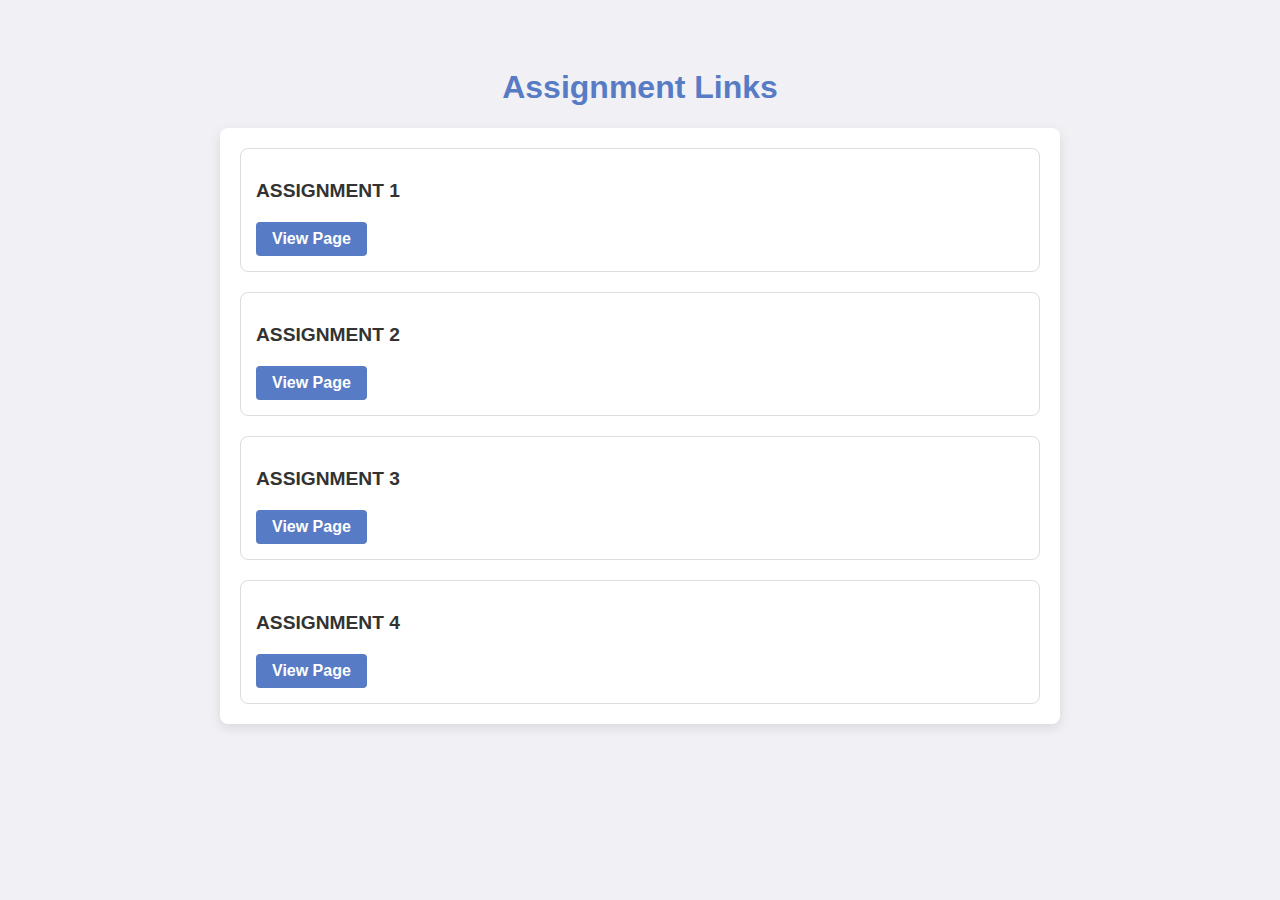
<file: index.html>
<!DOCTYPE html>
<html lang="en">
<head>
    <meta charset="UTF-8">
    <meta name="viewport" content="width=device-width, initial-scale=1.0">
    <title>Homepage - Project Links</title>
    <style>
        body {
            font-family: Arial, sans-serif;
            background-color: #f0f0f5;
            color: #333;
            display: flex;
            flex-direction: column;
            align-items: center;
            padding: 40px;
        }
        
        h1 {
            color: #577bc4;
        }
        
        .container {
            max-width: 800px;
            width: 100%;
            display: flex;
            flex-direction: column;
            gap: 20px;
            padding: 20px;
            background-color: #ffffff;
            border-radius: 8px;
            box-shadow: 0px 4px 12px rgba(0, 0, 0, 0.1);
        }
        
        .link-card {
            padding: 15px;
            border: 1px solid #ddd;
            border-radius: 8px;
            transition: box-shadow 0.2s ease;
        }
        
        .link-card:hover {
            box-shadow: 0px 4px 8px rgba(0, 0, 0, 0.15);
        }
        
        .link-card h2 {
            margin-bottom: 10px;
            font-size: 1.2em;
            color: #333;
        }
        
        .link-card a {
            display: inline-block;
            margin-top: 10px;
            padding: 8px 16px;
            background-color: #577bc4;
            color: #fff;
            text-decoration: none;
            border-radius: 4px;
            font-weight: bold;
        }
        
        .link-card a:hover {
            background-color: #17a589;
        }
    </style>
</head>
<body>

    <h1>Assignment Links</h1>

    <div class="container">
        <div class="link-card">
            <h2>ASSIGNMENT 1</h2>
            <a href="assignment1.html">View Page</a>
        </div>

        <div class="link-card">
            <h2>ASSIGNMENT 2</h2>
            <a href="assignment2.html">View Page</a>
        </div>

        <div class="link-card">
            <h2>ASSIGNMENT 3</h2>
            <a href="assignment3.html">View Page</a>
        </div>
        <div class="link-card">
            <h2>ASSIGNMENT 4</h2>
            <a href="assignment4.html">View Page</a>

        </div>
        
    </div>

</body>
</html>
</file>
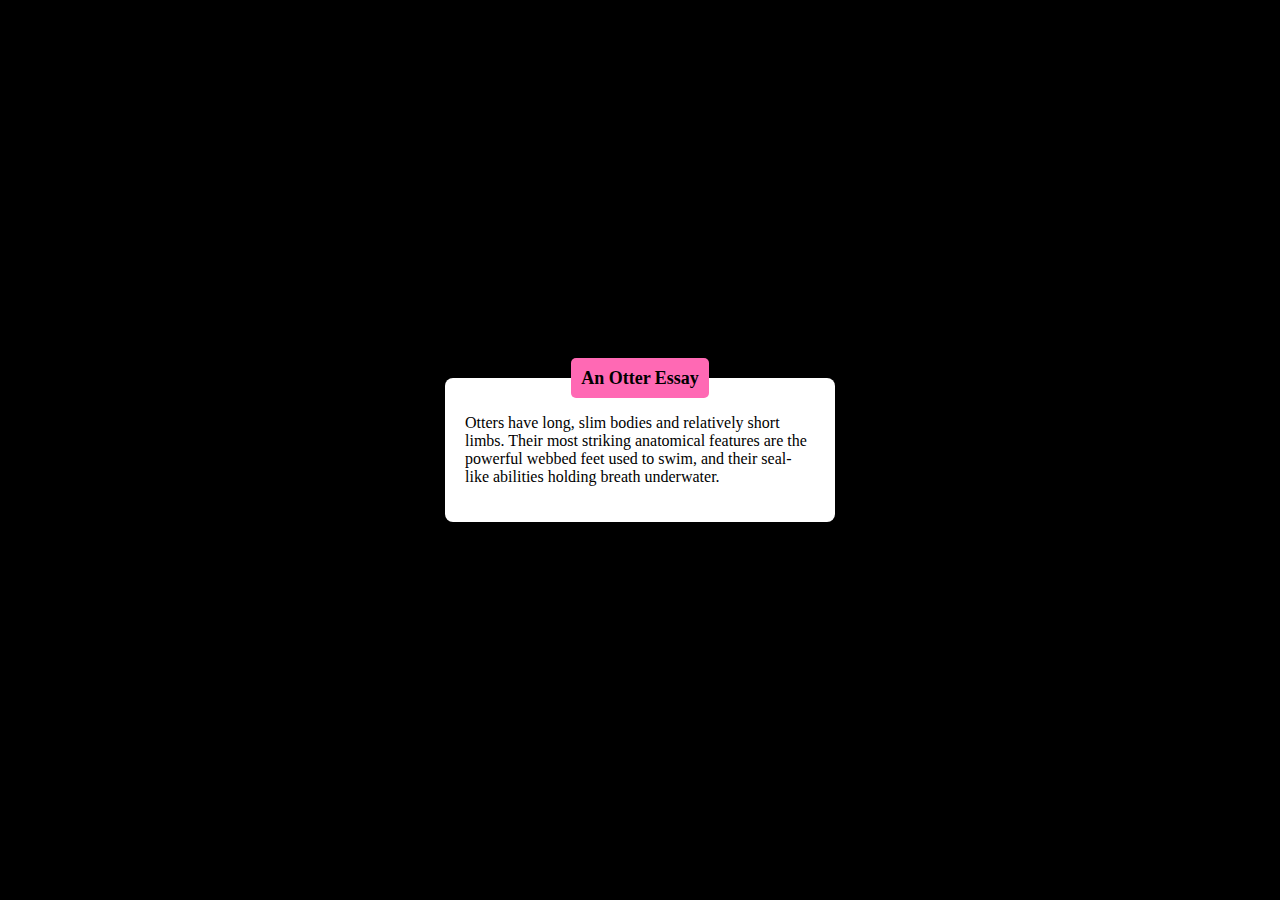
<file: assignment1.html>
<!DOCTYPE html>
<html lang="en">
<head>
    <meta charset="UTF-8">
    <meta name="viewport" content="width=device-width, initial-scale=1.0"> 
    <title>my assignment 1</title>
    <link rel="stylesheet" href="styles.css">
</head>
<body>
    <div class="container">
        <p>Otters have long, slim bodies and relatively short limbs. Their most striking anatomical features are the powerful webbed feet used to swim, and their seal-like abilities holding breath underwater.</p>
        <div class="card">
            <p>An Otter Essay</p>
        </div>
    </div>
</body>
</html>
</file>
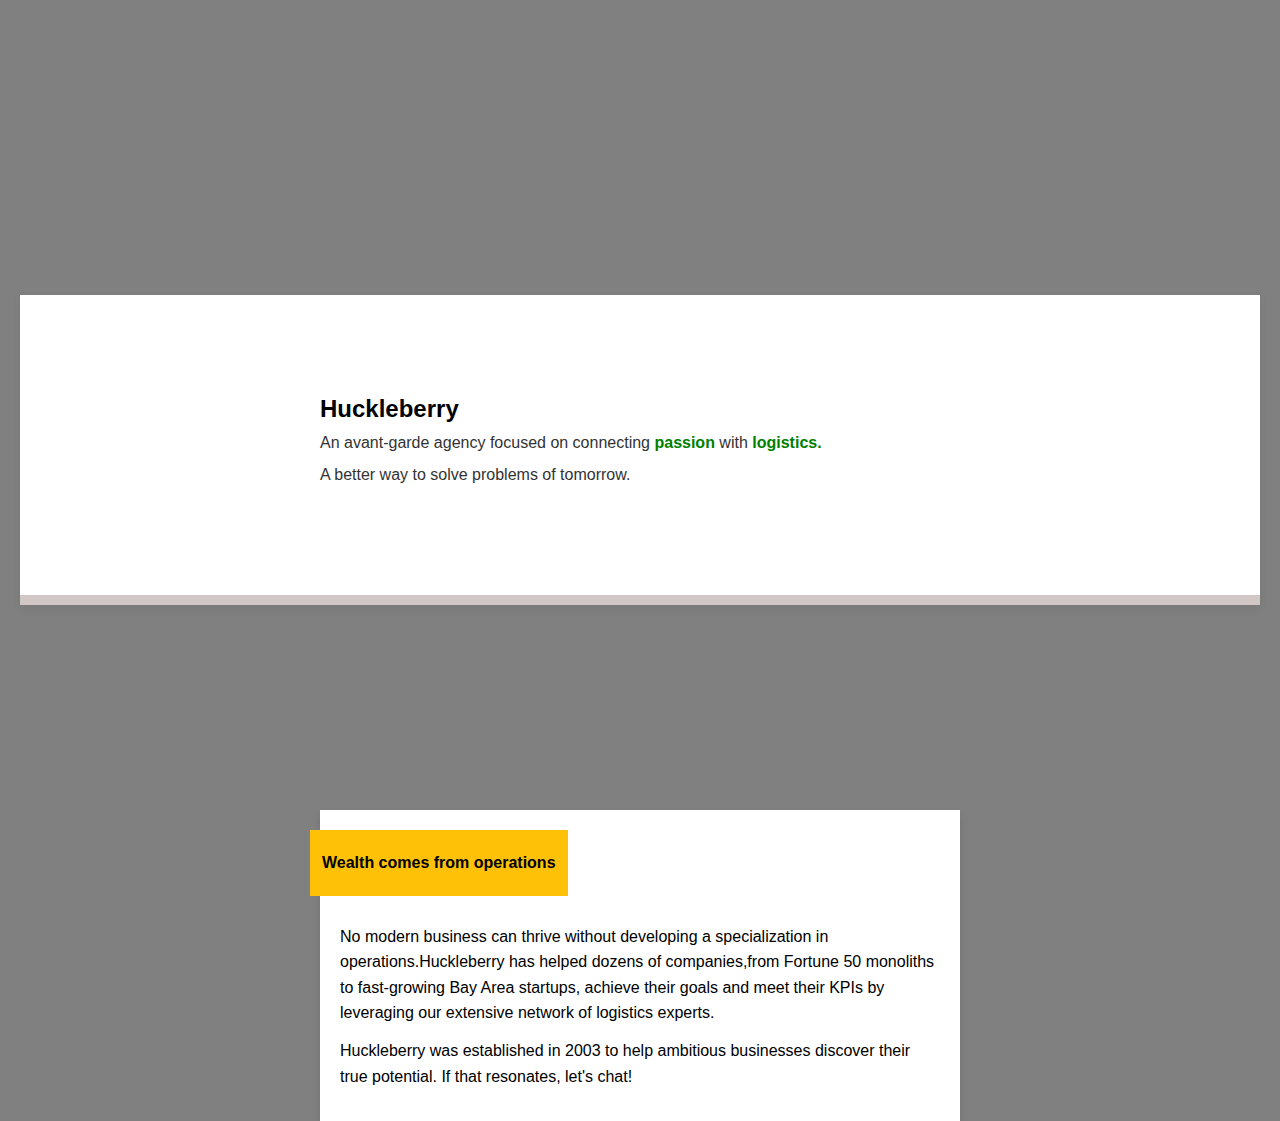
<file: assignment2.html>
<!DOCTYPE html>
<html lang="en">
<head>
    <meta charset="UTF-8">
    <meta name="viewport" content="width=device-width, initial-scale=1.0">
    <title>playground</title>
    <link rel="stylesheet" href="style.css">

</head>
<body>
<div class="card">
    <div class="card-header">
        <h1>Huckleberry</h1>
        <p>An avant-garde agency focused on connecting <b style="color: green;">passion</b> with <b style="color: green;">logistics.</b></p>
        <p>A better way to solve problems of tomorrow.</p>
    </div>
    
  <div class="card-divider"></div>
    <div class="card-content">
        <div class="card-highlight">
            <p>Wealth comes from operations</p>
        </div>
        <p>No modern business can thrive without developing a specialization in operations.Huckleberry has helped dozens of companies,from Fortune 50 monoliths to fast-growing Bay Area startups, achieve their goals and meet their KPIs by leveraging our extensive network of logistics experts.</p>
        <p>Huckleberry was established in 2003 to help ambitious businesses discover their true potential. If that resonates, let's chat!</p>
    </div>
</div> 
</body>
</html>
</file>
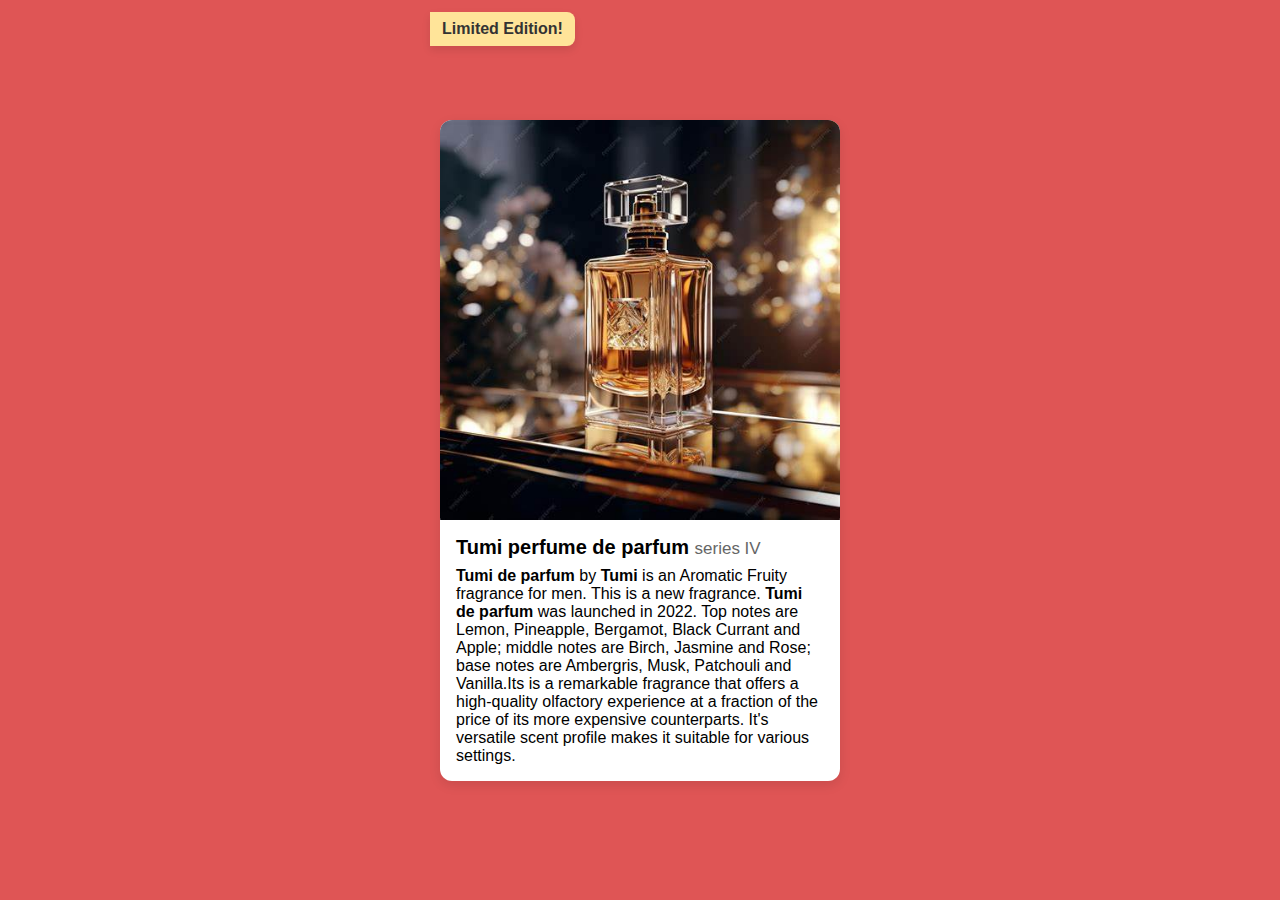
<file: assignment3.html>
<!DOCTYPE html>
<html lang="en">
<head>
    <meta charset="UTF-8">
    <meta name="viewport" content="width=device-width, initial-scale=1.0">
    <title>Product page</title>
    <link rel="stylesheet" href="styleme.css"
</head>
<body>
    <div class="card">
        <div class="highlight-banner">Limited Edition!</div>
        <img src="asset/tumi-perfume.jpeg.jpeg" alt="Tumi-perfume" class="card-image">
        <div class="card-content">
          <h2>Tumi perfume de parfum <span class="series">series IV</span></h2>
          <p><b>Tumi de parfum</b> by <b>Tumi</b> is an Aromatic Fruity fragrance for men. This is a new fragrance. <b>Tumi de parfum</b> was launched in 2022. Top notes are Lemon, Pineapple, Bergamot, Black Currant and Apple; middle notes are Birch, Jasmine and Rose; base notes are Ambergris, Musk, Patchouli and Vanilla.Its is a remarkable fragrance that offers a high-quality olfactory experience at a fraction of the price of its more expensive counterparts. It's versatile scent profile makes it suitable for various settings.</p>
        </div>
      </div>
    
</body>
</html>
</file>
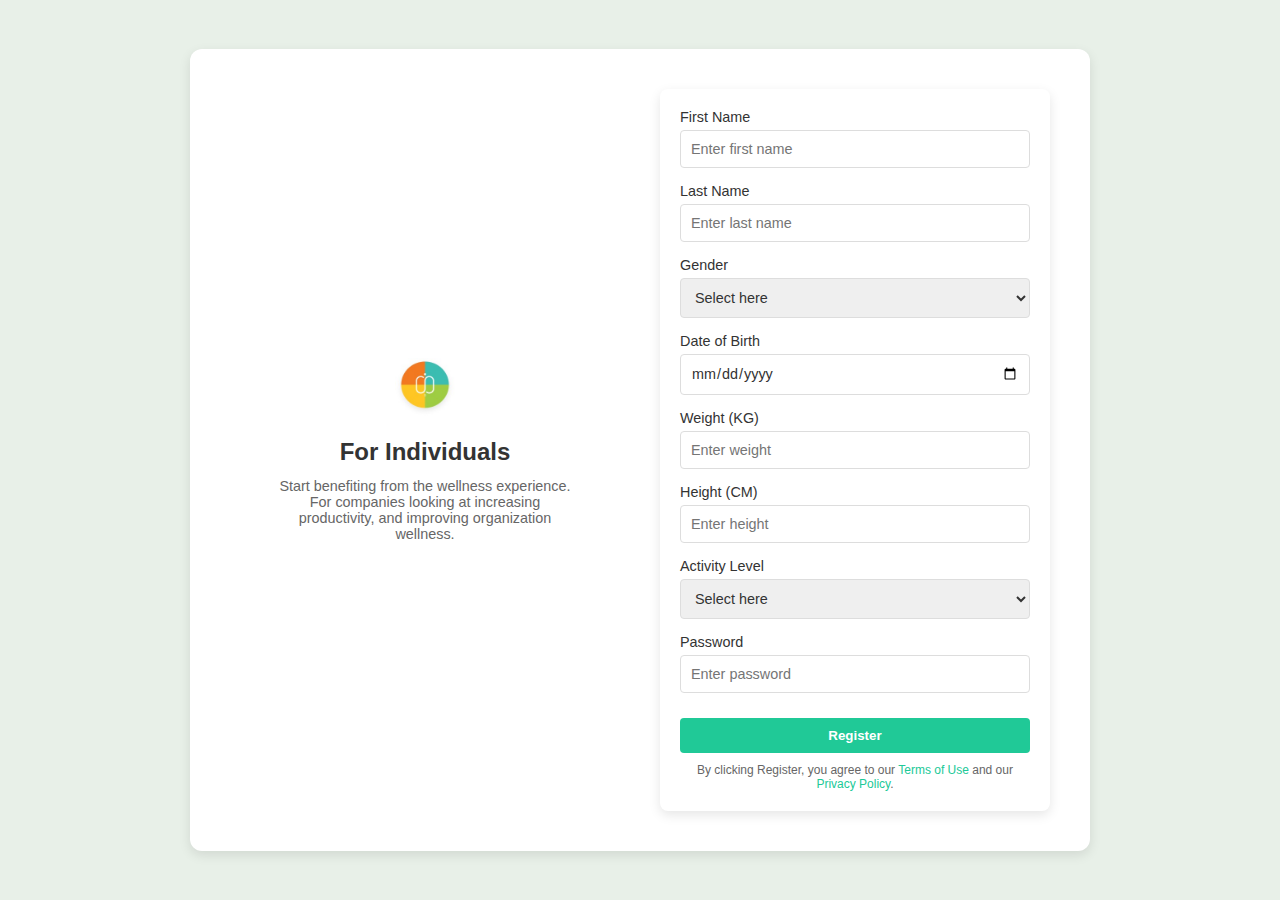
<file: assignment4.html>
<!DOCTYPE html>
<html lang="en">
<head>
    <meta charset="UTF-8">
    <meta name="viewport" content="width=device-width, initial-scale=1.0">
    <title>Form</title>
    <link rel="stylesheet" href="stylemee.css"
</head>
<body>
    <div class="container">
        <div class="info-section">
          <img src="asset/icon.jpeg" alt="Icon" class="icon">
          <h2>For Individuals</h2>
          <p>Start benefiting from the wellness experience. For companies looking at increasing productivity, and improving organization wellness.</p>
        </div>
        <div class="form-section">
          <form class="registration-form">
            <div class="form-group">
              <label for="first-name">First Name</label>
              <input type="text" id="first-name" placeholder="Enter first name">
            </div>
            <div class="form-group">
              <label for="last-name">Last Name</label>
              <input type="text" id="last-name" placeholder="Enter last name">
            </div>
            <div class="form-group">
              <label for="gender">Gender</label>
              <select id="gender">
                <option>Select here</option>
                <option>Male</option>
                <option>Female</option>
              </select>
            </div>
            <div class="form-group">
              <label for="dob">Date of Birth</label>
              <input type="date" id="dob">
            </div>
            <div class="form-group">
              <label for="weight">Weight (KG)</label>
              <input type="number" id="weight" placeholder="Enter weight">
            </div>
            <div class="form-group">
              <label for="height">Height (CM)</label>
              <input type="number" id="height" placeholder="Enter height">
            </div>
            <div class="form-group">
              <label for="activity-level">Activity Level</label>
              <select id="activity-level">
                <option>Select here</option>
                <option>Low</option>
                <option>Medium</option>
                <option>High</option>
              </select>
            </div>
            <div class="form-group">
              <label for="password">Password</label>
              <input type="password" id="password" placeholder="Enter password">
            </div>
            <button type="submit" class="submit-button">Register</button>
            <p class="agreement">By clicking Register, you agree to our <a href="#">Terms of Use</a> and our <a href="#">Privacy Policy</a>.</p>
          </form>
        </div>
      </div>
</body>
</html>
</file>
<file: styles.css>
body{
background-color:black;
display:flex;
justify-content:center;
align-items:center;
height:100vh;
margin: 0
}
.container {
    background-color:white;
    width: 80%;
    max-width: 350px;
    border-radius:8px;
    display: flex;
    justify-content:center;
    align-items:center;
    position:relative;
    margin:5px;
    padding: 20px 20px;
}
.card{
    background-color: hotpink;
    padding: 10px 10px;
    border-radius: 5px;
    line-height: 20px;
    position:absolute;
    top:-20px;
    
    
}
.card p{
    margin:0;
    font-size:18px;
    font-weight:bold;
    color: black;
}
</file>
<file: style.css>
* {
        margin: 0;
        padding: 0;
        box-sizing: border-box;
        
        
}
body{
    font-family: Arial, sans-serif;
    background-color: grey;
    display: flex;
    justify-content: center;
    align-items: center;
    height: 100vh;
    width: 100vw;
    
  }
  .card {
    background-color: grey;
    width: 100%;
    margin: 20px;
    display: flex;
    flex-direction: column;
   justify-content: space-between;
    box-shadow: 0px 4px 8px rgba(58, 55, 55, 0.1);
    overflow: hidden;
    
    
  
  }
  .card-header {
    padding: 20px;
    text-align:left;
    padding-left: 300px;
    background-color: white;
    height: 300px;
    align-content: space-around;
    
  }
  
  .card-header h1 {
    font-size: 1.5em;
    font-weight: bold;
  }
  
  .card-header p {
    font-size: 1em;
    line-height: 1.5;
    color: #333;
    margin: 8px 0;
  }
  .card-divider {
    background-color: rgb(209, 199, 199);
    height: 10px;
    width: 100%;
  }
  .card-content {
    padding: 20px;
    background-color: white;
    width: 50%;
   position: absolute;
   top: 90%;
   left: 25%;
   transform: translate(-50, -50);
   box-shadow: 0px 4px 8px rgba(0, 0, 0, 0.1);
}
  

.card-highlight{
    background-color: #ffc107; 
    color: #333;
    font-weight: bold;
    padding: 8px 12px;
    display: inline-block;
    margin-bottom: 16px;
    margin-left: -30px;
    z-index: 1;
    position: relative;
}
.card-content p {
    font-size: 1em;
    line-height: 1.6;
    color: black;
    margin: 12px 0;
  }
  @media (max-width: 600px) {
    .card {
      width: 90%;
    }
  
    .card-header h1 {
      font-size: 1.3em;
    }
  
    .highlight-banner {
      font-size: 0.9em;
    }
  }
</file>
<file: styleme.css>
* {
    margin: 0;
    padding: 0;
    box-sizing: border-box;
  }
  
  body {
    display: flex;
    justify-content: center;
    align-items: center;
    height: 100vh;
    background-color: #df5555; 
    font-family: Arial, sans-serif;
  }
  
  .card {
    background-color: #ffffff;
    width: 400px;
    border-radius: 12px;
    box-shadow: 0px 4px 12px rgba(0, 0, 0, 0.1);
    overflow: hidden;
    
  }
  .image-wrapper{
    position: relative;
  }
  .highlight-banner {
    background-color: #ffe499;
    color: #333333;
    font-weight: bold;
    padding: 8px 12px;
    border-radius: 0 8px 8px 0;
    position: absolute;
    top: 12px;
    margin-left:-10px; 
    z-index: 1;
    box-shadow: 0px 4px 8px rgba(0, 0, 0, 0.1);
    
  }
  
  .card-image {
    width: 100%;
    height: auto;
    display: block;
  }
  
  .card-content {
    padding: 16px;
  }
  
  .card-content h2 {
    font-size: 1.25em;
    margin-bottom: 8px;
  }
  
  .series {
    font-size: 0.85em;
    font-weight: normal;
    color: #666666;
  }
</file>
<file: stylemee.css>
* {
    margin: 0;
    padding: 0;
    box-sizing: border-box;
    font-family: Arial, sans-serif;
  }
  
  body {
    display: flex;
    justify-content: center;
    align-items: center;
    min-height: 100vh;
    background-color: #e8f0e8;
    padding: 20px; 
  }
  
  .container {
    display: flex;
    gap: 40px;
    padding: 40px;
    background-color: #ffffff;
    border-radius: 12px;
    box-shadow: 0px 4px 12px rgba(0, 0, 0, 0.1);
    max-width: 900px;
    width: 100%;
    
  }
  
  .info-section {
    flex: 1;
    display: flex;
    flex-direction: column;
    justify-content: center;
    align-items: center;
    text-align: center;
    
  }
  
  .icon {
    width: 60px;
    height: 60px;
    margin-bottom: 20px;
  }
  
  .info-section h2 {
    font-size: 1.5em;
    font-weight: bold;
    color: #333333;
    margin-bottom: 12px;
  }
  
  .info-section p {
    font-size: 0.9em;
    color: #666666;
    max-width: 300px;
  }
  
  .form-section {
    flex: 1;
    display: flex;
    justify-content: center;
    align-items: center;
     
  }
  
  .registration-form {
    width: 100%;
    max-width: 400px;
    background-color: #ffffff;
    padding: 20px;
    border-radius: 8px;
    box-shadow: 0px 4px 12px rgba(0, 0, 0, 0.1);
  }
  
  .form-group {
    margin-bottom: 15px;
  }
  
  .form-group label {
    display: block;
    font-size: 0.9em;
    color: #333333;
    margin-bottom: 5px;
  }
  
  .form-group input,
  .form-group select {
    width: 100%;
    padding: 10px;
    font-size: 0.9em;
    color: #333333;
    border: 1px solid #ddd;
    border-radius: 4px;
  }
  
  .submit-button {
    width: 100%;
    padding: 10px;
    background-color: #20c997; 
    color: white;
    font-weight: bold;
    border: none;
    border-radius: 4px;
    cursor: pointer;
    margin-top: 10px;
  }
  
  .submit-button:hover {
    background-color: #17a589;
  }
  
  .agreement {
    font-size: 0.75em;
    color: #666666;
    text-align: center;
    margin-top: 10px;
  }
  
  .agreement a {
    color: #20c997;
    text-decoration: none;
  }
  
  .agreement a:hover {
    text-decoration: underline;
  }
  @media (max-width: 480px) {
    .container {
      padding: 10px;
    }
    
    .info-section h2 {
      font-size: 1.2em;
    }
    
    .info-section p {
      font-size: 0.85em;
    }
    
    .registration-form {
      padding: 15px;
    }
    
    .form-group input,
    .form-group select {
      font-size: 0.85em;
      padding: 8px;
    }
    
    .submit-button {
      padding: 8px;
      font-size: 0.9em;
    }
  }
</file>
